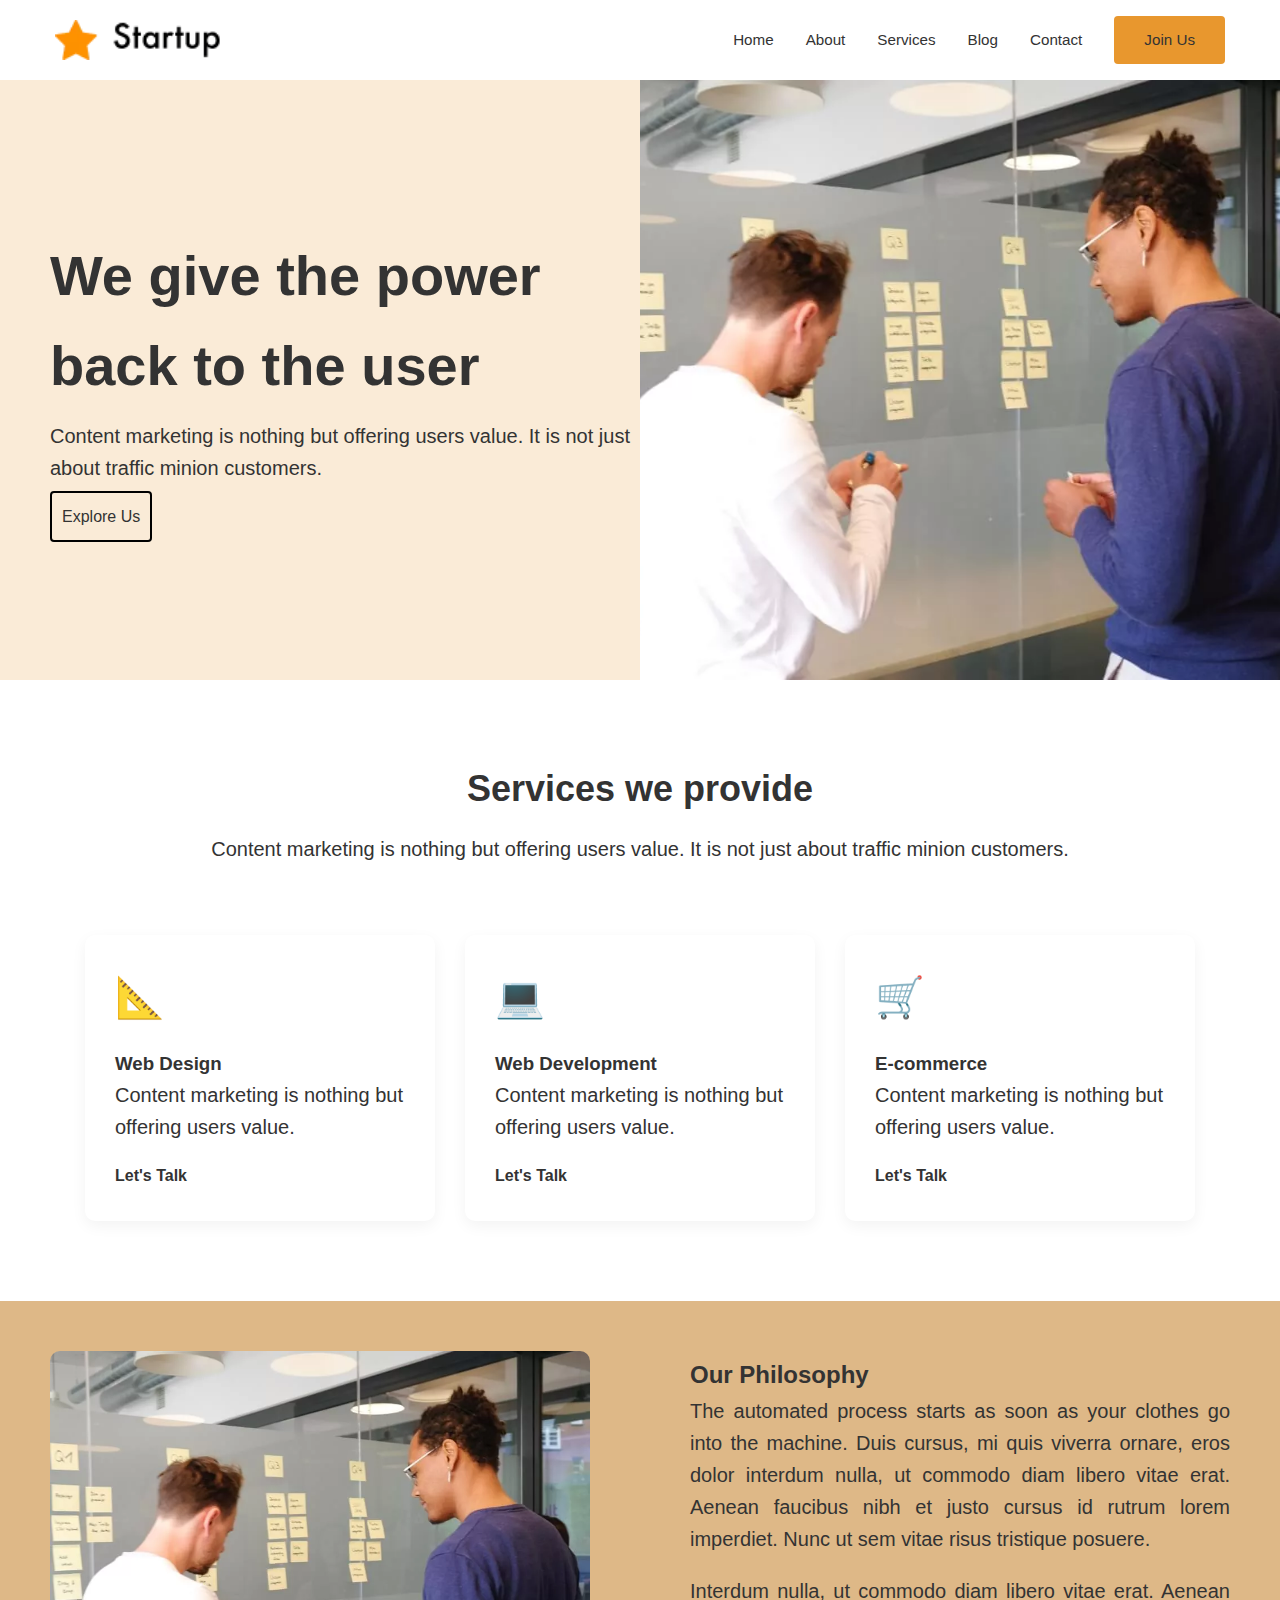
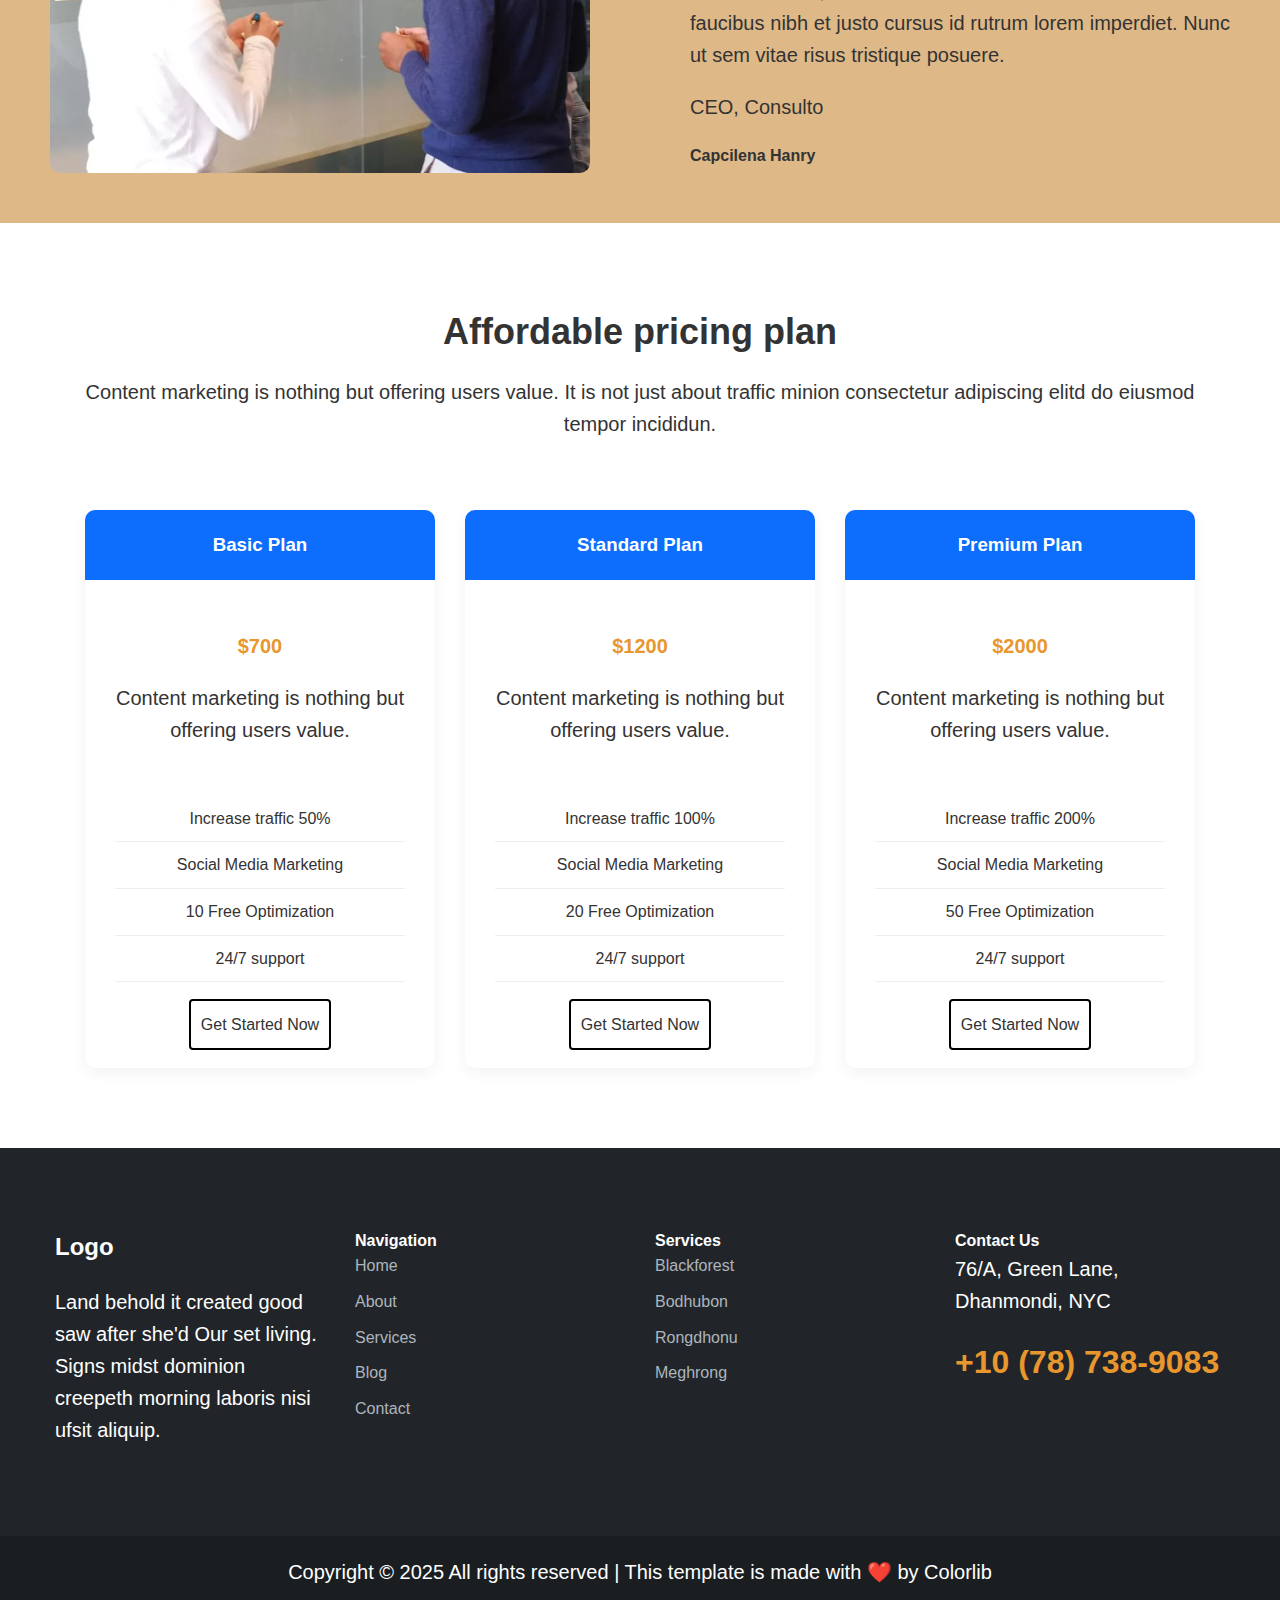
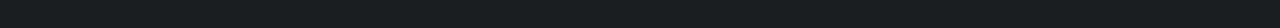
<file: index.html>
<!DOCTYPE html>
<html lang="en">
<head>
    <meta charset="UTF-8">
    <meta name="viewport" content="width=device-width, initial-scale=1.0">
    <title>Simple Website Template</title>
    <link rel="stylesheet" href="style.css">
</head>
<body>
        <header class="header">
            <div class="container header-container">
                <nav class="navbar">
                    <img src="img/logo.png.webp" alt="Logo" class="logo">
                    
                    <input type="checkbox" id="openNavbarMenu">
                    <label for="openNavbarMenu" class="navbarIconToggle">
                        <div class="spinner top"></div>
                        <div class="spinner middel"></div>
                        <div class="spinner bottom"></div>
                    </label>
                    <!-- <ul class="nav-links">
                        <li><a href="#">Home</a></li>
                        <li><a href="#">About</a></li>
                        <li><a href="#">Services</a></li>
                        <li><a href="#">Blog</a></li>
                        <li><a href="#">Contact</a></li>
                        <li><a href="#" class="btn"><span></span>Join Us</a></li>
                    </ul> -->
                    <ul class="nav-links">
                        <li><a href="#">Home</a></li>
                        <li><a href="#">About</a></li>
                        <li><a href="#">Services</a></li>
                        <li><a href="#">Blog</a></li>
                        <li><a href="#">Contact</a></li>
                        <li><a href="#" class="btn-us">Join Us</a></li>
                    </ul>
                </nav>
            </div>
          
        </header>
    <section class="hero">
        <div class="hero-content">
            <h1>We give the power back to the user</h1>
            <p>Content marketing is nothing but offering users value. It is not just about traffic minion customers.</p>
            <a href="#" class="btn">Explore Us</a>
        </div>
        <div class="hero-image">
            <img src="img/h1_hero1.jpg.webp" alt="Hero Image">
        </div>
    </section>
    <section class="section">
        <div class="container">
            <div class="section-title">
                <h2>Services we provide</h2>
                <p>Content marketing is nothing but offering users value. It is not just about traffic minion customers.</p>
            </div>
            <div class="services-container">
                <div class="service-card">
                    <div class="service-icon">📐</div>
                    <h3><a href="#">Web Design</a></h3>
                    <p>Content marketing is nothing but offering users value.</p>
                    <a href="#" class="btn-talk"><span class="talk-btn"></span>Let's Talk</a>
                </div>
                <div class="service-card">
                    <div class="service-icon">💻</div>
                    <h3><a href="#">Web Development</a></h3>
                    <p>Content marketing is nothing but offering users value.</p>
                    <a href="#" class="btn-talk"><span class="talk-btn"></span> Let's Talk</a>
                </div>
                <div class="service-card">
                    <div class="service-icon">🛒</div>
                    <h3><a href="#">E-commerce</a></h3>
                    <p>Content marketing is nothing but offering users value.</p>
                    <a href="#" class="btn-talk">Let's Talk</a>
                </div>
            </div>
        </div>
    </section>
    <section class="about">
        <div class="about-image">
            <img src="img/h1_hero1.jpg.webp" alt="About Image">
        </div>
        <div class="about-content">
            <h2>Our Philosophy</h2>
            <p>The automated process starts as soon as your clothes go into the machine. Duis cursus, mi quis viverra ornare, eros dolor interdum nulla, ut commodo diam libero vitae erat. Aenean faucibus nibh et justo cursus id rutrum lorem imperdiet. Nunc ut sem vitae risus tristique posuere.</p>
            <p>Interdum nulla, ut commodo diam libero vitae erat. Aenean faucibus nibh et justo cursus id rutrum lorem imperdiet. Nunc ut sem vitae risus tristique posuere.</p>
            <div class="signature">
                <p>CEO, Consulto</p>
                <h4>Capcilena Hanry</h4>
            </div>
        </div>
    </section>
    <section class="section">
        <div class="container">
            <div class="section-title">
                <h2>Affordable pricing plan</h2>
                <p>Content marketing is nothing but offering users value. It is not just about traffic minion consectetur adipiscing elitd do eiusmod tempor incididun.</p>
            </div>
            <div class="pricing-container">
                <div class="pricing-card">
                    <div class="pricing-header">
                        <h3>Basic Plan</h3>
                    </div>
                    <div class="pricing-body">
                        <div class="price">$700</div>
                        <p>Content marketing is nothing but offering users value.</p>
                        <ul class="pricing-features">
                            <li>Increase traffic 50%</li>
                            <li>Social Media Marketing</li>
                            <li>10 Free Optimization</li>
                            <li>24/7 support</li>
                        </ul>
                        <a href="#" class="btn">Get Started Now</a>
                    </div>
                </div>
                <div class="pricing-card">
                    <div class="pricing-header">
                        <h3>Standard Plan</h3>
                    </div>
                    <div class="pricing-body">
                        <div class="price">$1200</div>
                        <p>Content marketing is nothing but offering users value.</p>
                        <ul class="pricing-features">
                            <li>Increase traffic 100%</li>
                            <li>Social Media Marketing</li>
                            <li>20 Free Optimization</li>
                            <li>24/7 support</li>
                        </ul>
                        <a href="#" class="btn">Get Started Now</a>
                    </div>
                </div>
                <div class="pricing-card">
                    <div class="pricing-header">
                        <h3>Premium Plan</h3>
                    </div>
                    <div class="pricing-body">
                        <div class="price">$2000</div>
                        <p>Content marketing is nothing but offering users value.</p>
                        <ul class="pricing-features">
                            <li>Increase traffic 200%</li>
                            <li>Social Media Marketing</li>
                            <li>50 Free Optimization</li>
                            <li>24/7 support</li>
                        </ul>
                        <a href="#" class="btn">Get Started Now</a>
                    </div>
                </div>
            </div>
        </div>
    </section>
    <footer class="footer">
        <div class="container">
            <div class="footer-container">
                <div class="footer-col">
                    <div class="footer-logo">Logo</div>
                    <p class="footer-about">Land behold it created good saw after she'd Our set living. Signs midst dominion creepeth morning laboris nisi ufsit aliquip.</p>
                
                </div>
                
                <div class="footer-col">
                    <h4>Navigation</h4>
                    <ul class="footer-links">
                        <li><a href="#">Home</a></li>
                        <li><a href="#">About</a></li>
                        <li><a href="#">Services</a></li>
                        <li><a href="#">Blog</a></li>
                        <li><a href="#">Contact</a></li>
                    </ul>
                </div> 
                <div class="footer-col">
                    <h4>Services</h4>
                    <ul class="footer-links">
                        <li><a href="#">Blackforest</a></li>
                        <li><a href="#">Bodhubon</a></li>
                        <li><a href="#">Rongdhonu</a></li>
                        <li><a href="#">Meghrong</a></li>
                    </ul>
                </div>
                <div class="footer-col">
                    <h4>Contact Us</h4>
                    <p>76/A, Green Lane, Dhanmondi, NYC</p>
                    <h1>+10 (78) 738-9083</h1>
                </div>
            </div>
        </div>
        <div class="copyright">
            <div class="container">
                <p>Copyright © 2025 All rights reserved | This template is made with ❤️ by Colorlib</p>
            </div>
        </div>
    </footer>
</body>
</html>
</file>
<file: style.css>
* {
    margin: 0;
    padding: 0;
    box-sizing: border-box;
}

body {
    font-family: Arial, sans-serif;
    line-height: 1.6;
    color: #333;
}
.navbar {
    display: flex;
    justify-content: space-between;
    align-items: center;
    padding: 1rem 0;
    position: relative;
}

.logo {
    height: 40px; 
}

.nav-links {
    display: flex;
    list-style: none;
    margin: 0;
    padding: 0;
    align-items: center;
}

.nav-links li {
    margin-left: 2rem;
}

.nav-links a {
    text-decoration: none;
    color: #333;
    font-weight: 500;
    transition: color 0.3s ease;
}

.nav-links a:hover {
    color: darkgoldenrod; 
}

.navbar-icon {
    display: none;
    /* flex-direction: column; */
    justify-content: space-between;
    width: 24px;
    height: 18px;
    cursor: pointer;
    z-index: 1001;
}

.icon-bar {
    display: block;
    height: 2px;
    width: 100%;
    background-color: #333;
    transition: all 0.3s ease;
    transform-origin: center;
}


img {
    vertical-align: middle;
    border-style: none;
}

a {
    text-decoration: none;
    color: inherit;
}

ul {
    list-style: none;
}
.btn-us {
    display: inline-block;
    padding: 12px 30px;
    background-color: #e8972e;
    color: white;
    text-decoration: none;
    border-radius: 4px;
    font-weight: 600;
    transition: all 0.3s ease;
    position: relative;
   
}
.btn-us:hover {
    background-color: #d68a27;
    transform: translateY(-2px);
   
}

 .btn{ 
     border:2px solid black;
    padding: 15px 10px;
    border-radius: 4px;
    background: transparent;
    position: relative;
    z-index: 1;
    cursor: pointer;
    
}

.btn:hover {
    color: white;
    border-color: #e8972e;
}

.btn::before {
    content: '';
    position: absolute;
    top: 0;
    left: 0;
    width: 0;
    height: 100%;
    background-color: #e8972e;
    transition: width 0.5s ease;
    z-index: -1;
}

.btn:hover::before {
    width: 100%;
}
.navbarIconToggle {
    display: none;
    flex-direction: column;
    justify-content: space-between;
    width: 30px;
    height: 21px;
    cursor: pointer;
    z-index: 2;
}
#openNavbarMenu {
    display: none; 
}
.spinner {
    height: 3px;
    width: 100%;
    background-color: #333;
    transition: all 0.3s ease;
    transform-origin: left center;
}

.container {
    width: 100%;
    max-width: 1200px;
    margin: 0 auto;
    padding: 0 15px;
}

.hero {
    display: flex;
    align-items: center;
    background: antiquewhite;
    height: 600px;
    position: relative;
    overflow: hidden;
}

.hero-content {
    flex: 1;
    padding: 0 50px;
    text-align: left;
    z-index: 2;

}
.hero-content h1{
    padding-bottom: 10px;
    font-family: arial, sans-serif;
    font-weight: bold;
    font-size:60px;
}
p{
    padding-bottom: 20px;
    font-family:  Arial, sans-serif;
    font-size: 20px;
}
.hero-image {
    flex: 1;
    height: 100%;
    width: 100%;
}

.hero-image img {
    position: absolute;
    right: 0;
    height: 100%;
    width: auto;
    max-width: 50%;
    object-fit: cover;
}

.section {
    padding: 80px 0;
}

.section-title {
    text-align: center;
    margin-bottom: 50px;
}

.section-title h2 {
    font-size: 36px;
    margin-bottom: 15px;
}

.services-container {
    display: flex;
    flex-wrap: wrap;
    justify-content: center;
    gap: 30px;
}

.service-card {
    flex: 1;
    min-width: 300px;
    max-width: 350px;
    background: #fff;
    padding: 30px;
    border-radius: 10px;
    box-shadow: 0 5px 15px rgba(0,0,0,0.05);
   
}
.service-card h3 a:hover{
    color: #e8972e;
    
}
  .btn-talk {
    display: inline-block;
    position: relative;
    color: #333;
    text-decoration: none;
    font-weight: 600;
    padding-bottom: 3px; 
    transition: all 0.5s;
     transform: translateX(0);
}

.btn-talk::after {
    content: '';
    position: absolute;
    width: 0;
    height: 2px;
    bottom: 0;
    left: 0;
    background-color: #e8972e;
    transition: width 0.3s ease, opacity 0.3s ease;
    transition: all 0.5s;
    opacity: 0;
    transform-origin: left center;
   
}

.btn-talk:hover {
    color: #e8972e;
    transform: translateX(8px);
}

.btn-talk:hover::after {
    width: 100%;
    opacity: 1;
    transform: translateX(4px); 
}

.service-card:hover {
    transform: translateY(-10px);
    box-shadow: 0 15px 30px rgba(0,0,0,0.1);
}

.service-icon {
    font-size: 40px;
    color: #0d6efd;
    margin-bottom: 20px;
}

.about {
    display: flex;
    align-items: center;
    background: burlywood;
}

.about-content {
    flex: 1;
    padding: 50px;
    text-align: justify;
}

.about-image {
    flex: 1;
    padding: 50px;
}

.about-image img {
    width: 100%;
    height: auto;
    border-radius: 10px;
}

.pricing-container {
    display: flex;
    flex-wrap: wrap;
    justify-content: center;
    gap: 30px;
}

.pricing-card {
    flex: 1;
    min-width: 300px;
    max-width: 350px;
    background: #fff;
    border-radius: 10px;
    overflow: hidden;
    box-shadow: 0 5px 15px rgba(0,0,0,0.05);
    text-align: center;
}

.pricing-header {
    background: #0d6efd;
    color: white;
    padding: 20px;
}

.pricing-body {
    padding: 30px;
}

.price {
    font-size: 48px;
    font-weight: bold;
    margin: 20px 0;
}

.price  {
    font-size: 20px;
    color: #e8972e;
}

.pricing-features {
    margin: 30px 0;
}

.pricing-features li {
    padding: 10px 0;
    border-bottom: 1px solid #eee;
}

.footer {
    background: #212529;
    color: #fff;
    padding: 80px 0 0;
}

.footer-container {
    display: flex;
    flex-wrap: wrap;
    gap: 30px;
    margin-bottom: 50px;
}

.footer-col {
    flex: 1;
    min-width: 200px;
}

.footer-logo {
    font-size: 24px;
    font-weight: bold;
    margin-bottom: 20px;
    color: #fff;
}

.footer-about {
    margin-bottom: 20px;
}

.social-links {
    display: flex;
    gap: 15px;
}

.social-links a {
    color: #adb5bd;
    font-size: 20px;
}


.footer-links h4 {
    margin-bottom: 20px;
    font-size: 18px;
}

.footer-links li {
    margin-bottom: 10px;
}

.footer-links a {
    color: #adb5bd;
    transition: all 0.3s ease;
}

.footer-links a:hover {
    color: #fff;
}
.footer-col h1{
    color: #e8972e;
}
.copyright {
    background: #1a1e21;
    padding: 20px 0;
    text-align: center;
}
@media only screen and (max-width: 480px) {
    .navbarIconToggle {
        display: flex;
    }

    .nav-links {
        display: none;
        position: absolute;
        top: 100%;
        left: 0;
        width: 100%;
        background-color: #333;
        flex-direction: column;
        align-items: center;
        padding: 20px 0;
        box-shadow: 0 5px 10px rgba(0,0,0,0.1);
        z-index: 1000;
    }

    .nav-links li {
        margin: 10px 0;
        width: 100%;
        text-align: center;
    }

    .nav-links a {
        color: white;
        display: block;
        padding: 10px 0;
    }
    

    .nav-links .btn-us{
        margin-top: 10px;
        width: auto;
        display: inline-block;
    }
    
    #openNavbarMenu:checked ~ .nav-links {
        display: flex;
    }

    #openNavbarMenu:checked ~ .navbarIconToggle .top {
        transform: rotate(45deg) translate(5px, 5px);
    }

    #openNavbarMenu:checked ~ .navbarIconToggle .middel {
        opacity: 0;
    }

    #openNavbarMenu:checked ~ .navbarIconToggle .bottom {
        transform: rotate(-45deg) translate(7px, -6px);
    }
}

@media only screen and (min-width: 480px) and  (max-width: 900px) {
    .navbarIconToggle {
        display: flex;
        flex-direction: column;
        justify-content: space-between;
        width: 30px;
        height: 21px;
        cursor: pointer;
        z-index: 1001;
    }

    .spinner {
        height: 3px;
        width: 100%;
        background-color: #333;
        transition: all 0.3s ease;
        transform-origin: left center;
    }

    .nav-links {
        display: none;
        position: absolute;
        top: 100%;
        left: 0;
        width: 100%;
        background-color: #333;
        flex-direction: column;
        align-items: center;
        padding: 20px 0;
        box-shadow: 0 5px 15px rgba(0,0,0,0.1);
        z-index: 1000;
    }

    .nav-links li {
        margin: 10px 0;
        width: 100%;
        text-align: center;
    }

    .nav-links a {
        color: white;
        display: block;
        padding: 12px 0;
        width: 100%;
        transition: background-color 0.3s ease;
    }

    .nav-links a:hover {
        background-color: rgba(255,255,255,0.1);
    }

    .nav-links .btn-us{
        margin: 15px 0 0;
        width: auto;
        text-align: center;
        border-color: white;
        color: white;
    }

   

    .nav-links .btn-us:hover {
        color: #333;
    }


    #openNavbarMenu:checked ~ .nav-links {
        display: flex;
    }

    #openNavbarMenu:checked ~ .navbarIconToggle .top {
        transform: rotate(45deg) translate(5px, 5px);
    }

    #openNavbarMenu:checked ~ .navbarIconToggle .middel {
        opacity: 0;
    }

    #openNavbarMenu:checked ~ .navbarIconToggle .bottom {
        transform: rotate(-45deg) translate(7px, -6px);
    }
    .header-container {
        flex-direction: column;
    }
    
    .nav-links {
        margin-top: 20px;
        flex-wrap: wrap;
        justify-content: center;
       
    }
    
    .nav-links li {
        margin: 10px;
    }
    
    .hero {
        flex-direction: column;
        height: auto;
    }
    
    .hero-content {
        padding: 50px 20px;
        text-align: center;
    }
    
    .hero-image img {
        position: static;
        max-width: 100%;
        height: auto;
    }
    
    .about {
        flex-direction: column;
    }
    
    .about-content, .about-image {
        padding: 30px;
    }
    
    .service-card, .pricing-card, .blog-card {
        min-width: 100%;
    }
}

@media only screen and (width: 1280px) {
    .hero-content h1 {
        font-size: 56px;
    }
    
    .nav-links a {
        font-size: 0.95rem;
    }
}

@media only screen and (width: 1281px) {
    .nav-links {
        gap: 1.8rem;
    }
}
</file>
